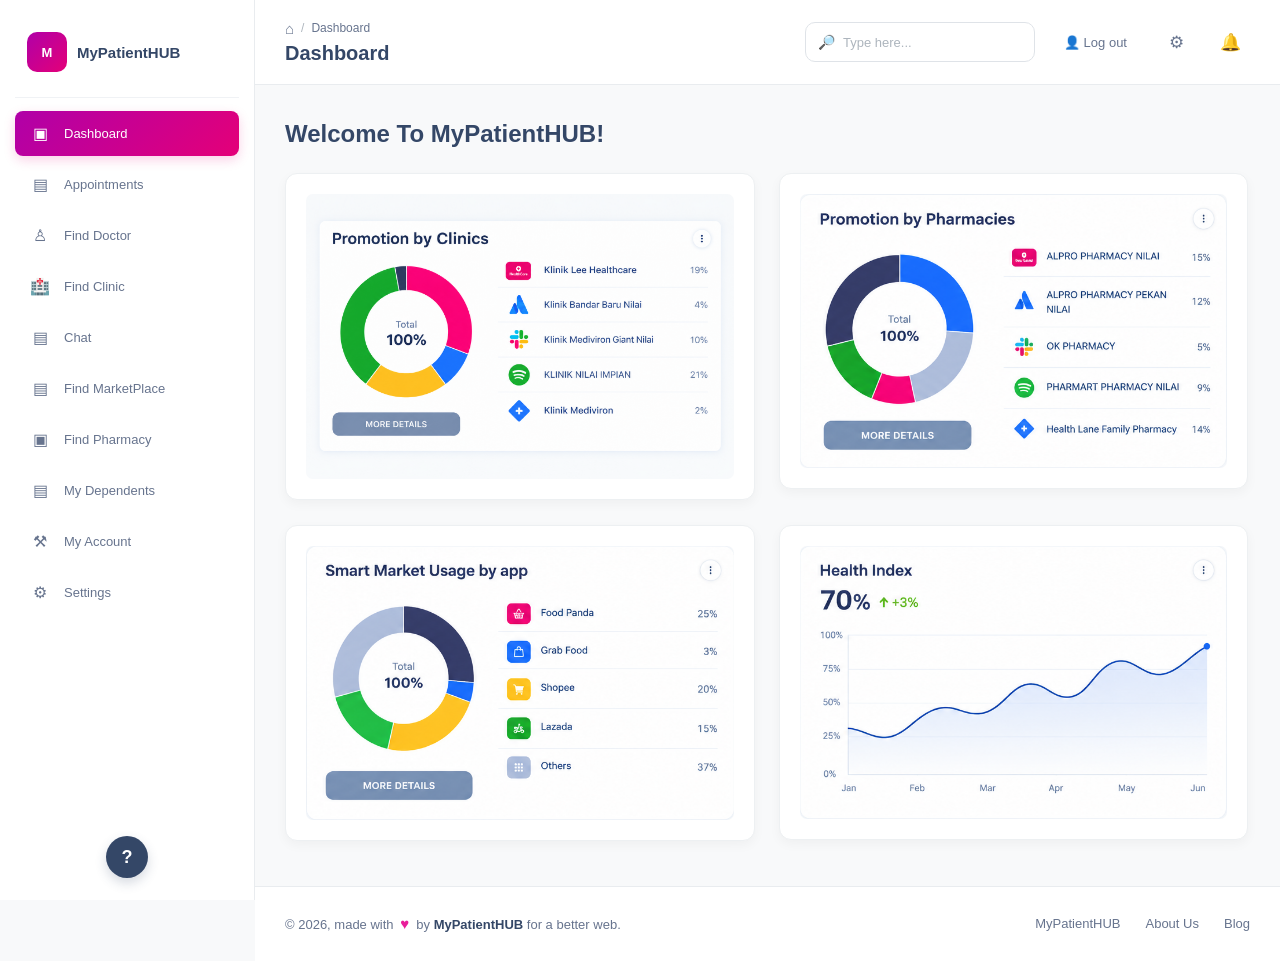
<file: index.html>
<!doctype html>

<html lang="en">

<head>
    <meta charset="UTF-8">
    <meta name="viewport" content="width=device-width, initial-scale=1.0">
    <title>MyPatientHUB Dashboard</title>
    <link rel="icon" type="image/png" href="assets/icon/favicon.ico">
    <link rel="stylesheet" href="css/style.css">
    <script src="script.js" defer></script>
</head>

<body>

    <header class="dashboard-header" id="dashboard-header">

        <div class="header-left" id="header-left">
            <div class="info-left-header" id="info-left-header">
                <span id="info-home">⌂</span>
                <span id="info-separator">/</span>
                <span id="info-current">Dashboard</span>
            </div>
            <h1 id="dashboard-title">
                Dashboard
            </h1>
        </div>

        <button
            id="menu-button"
            class="menu-button"
            type="button"
            aria-label="Toggle sidebar"
            aria-expanded="false">
            ☰
        </button>

        <div class="header-right" id="header-right">

            <div class="search-box" id="search-box">
                <span id="search-icon">
                    🔎
                </span>
                <input
                    type="search"
                    id="search-input"
                    class="search-input"
                    placeholder="Type here..."
                    aria-label="Search navigation">
            </div>

            <button
                id="logout-button"
                class="header-button"
                type="button">
                👤 Log out
            </button>

            <button
                id="header-settings-button"
                class="icon-button"
                type="button"
                aria-label="Settings">
                ⚙
            </button>

            <button
                id="notifications-button"
                class="icon-button"
                type="button"
                aria-label="Notifications">
                🔔
            </button>
        </div>
    </header>

    <nav
        class="sidebar-navigation"
        id="sidebar-navigation"
        aria-label="Main navigation">

        <div
            id="sidebar-logo"
            class="sidebar-logo">
            <div
                id="logo-mark"
                class="logo-mark">
                M<span>HUB</span>
            </div>
            <span id="brand-name">
                MyPatientHUB
            </span>
        </div>

        <a
            href="#dashboard-section"
            id="nav-dashboard"
            class="nav-item active"
            data-page="dashboard">
            <span class="nav-icon">
                ▣
            </span>
            <span class="nav-label">
                Dashboard
            </span>
        </a>

        <a
            href="#appointments"
            id="nav-appointments"
            class="nav-item"
            data-page="appointments">
            <span class="nav-icon">
                ▤
            </span>
            <span class="nav-label">
                Appointments
            </span>
        </a>

        <a
            href="FindDoctorpage/finddoctor.html"
            id="nav-find-doctor"
            class="nav-item"
            data-page="find-doctor">
            <span class="nav-icon">
                ♙
            </span>
            <span class="nav-label">
                Find Doctor
            </span>
        </a>

        <a
            href="FindClinicpage/findclinic.html"
            id="nav-find-clinic"
            class="nav-item"
            data-page="find-clinic">
            <span class="nav-icon">
                🏥
            </span>
            <span class="nav-label">
                Find Clinic
            </span>
        </a>

        <a
            href="#chat"
            id="nav-chat"
            class="nav-item"
            data-page="chat">
            <span class="nav-icon">
                ▤
            </span>
            <span class="nav-label">
                Chat
            </span>
        </a>

        <a
            href="#marketplace"
            id="nav-marketplace"
            class="nav-item"
            data-page="marketplace">
            <span class="nav-icon">
                ▤
            </span>
            <span class="nav-label">
                Find MarketPlace
            </span>
        </a>

        <a
            href="#pharmacy"
            id="nav-pharmacy"
            class="nav-item"
            data-page="pharmacy">
            <span class="nav-icon">
                ▣
            </span>
            <span class="nav-label">
                Find Pharmacy
            </span>
        </a>

        <a
            href="#dependents"
            id="nav-dependents"
            class="nav-item"
            data-page="dependents">
            <span class="nav-icon">
                ▤
            </span>
            <span class="nav-label">
                My Dependents
            </span>
        </a>

        <a
            href="#account"
            id="nav-account"
            class="nav-item"
            data-page="account">
            <span class="nav-icon">
                ⚒
            </span>
            <span class="nav-label">
                My Account
            </span>
        </a>

        <a
            href="#settings"
            id="nav-settings"
            class="nav-item"
            data-page="settings">
            <span class="nav-icon">
                ⚙
            </span>
            <span class="nav-label">
                Settings
            </span>
        </a>

        <button
            id="help-button"
            class="help-button"
            type="button"
            aria-label="Help">
            ?
        </button>
    </nav>

    <main>
        <section
            id="dashboard-section"
            class="dashboard-section">

            <h2 id="dashboard-welcome-txt">
                Welcome To MyPatientHUB!
            </h2>

            <div class="cards">
                <img
                    src="assets/images/promotion_by_clinics.png"
                    alt="Promotion by clinics">
            </div>

            <div class="cards">
                <img
                    src="assets/images/promotion_by_pharmacies.png"
                    alt="Promotion by pharmacies">
            </div>

            <div class="cards">
                <img
                    src="assets/images/smart_market_usage_by_app.png"
                    alt="Smart market usage by app">
            </div>

            <div class="cards">
                <img
                    src="assets/images/health_index.png"
                    alt="Health index">
            </div>
        </section>
    </main>

    <footer
        id="dashboard-footer"
        class="dashboard-footer">
        <p id="copyright-text">
            © 2026, made with
            <span id="heart-icon">
                ♥
            </span>
            by
            <strong>
                MyPatientHUB
            </strong>
            for a better web.
        </p>

        <nav
            id="footer-navigation"
            aria-label="Footer navigation">
            <a
                href="#dashboard-section"
                id="footer-home-link">
                MyPatientHUB
            </a>
            <a
                href="#about-us"
                id="footer-about-link">
                About Us
            </a>
            <a
                href="#blog"
                id="footer-blog-link">
                Blog
            </a>
        </nav>
    </footer>

</body>

</html>
</file>
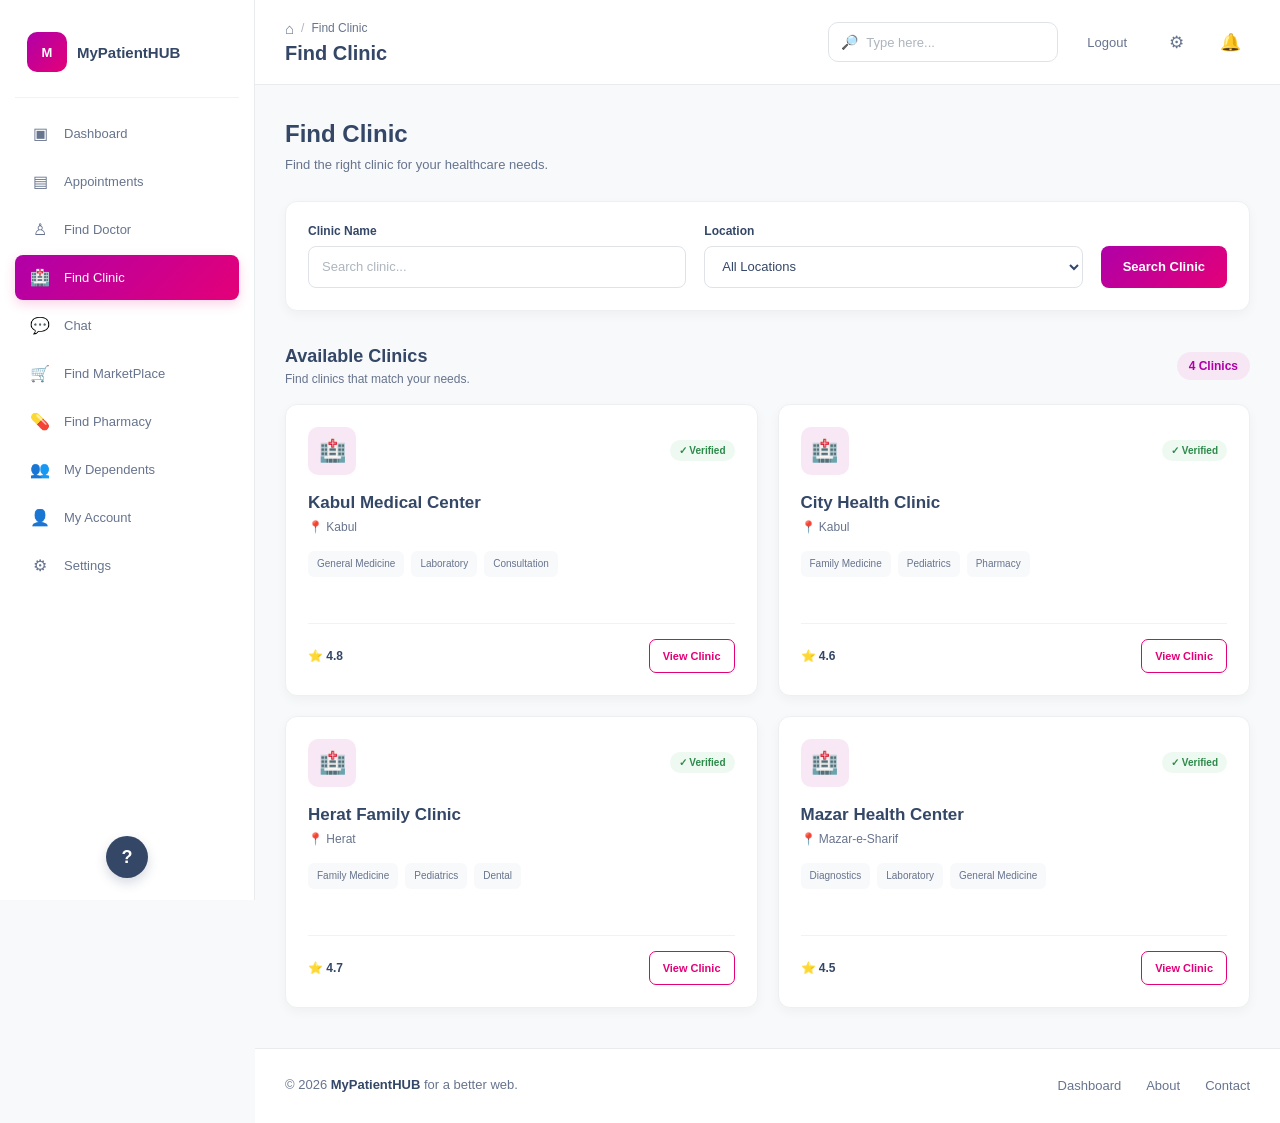
<file: FindClinicpage/findclinic.html>
<!doctype html>
<html lang="en">
  <head>
    <meta charset="UTF-8" />
    <meta name="viewport" content="width=device-width, initial-scale=1.0" />
    <title>Find Clinic | MyPatientHUB</title>
    <link rel="icon" href="../assets/icon/favicon.ico" />
    <link rel="stylesheet" href="findclinic.css" />
    <script src="findclinic.js"defer></script>
  </head>

  <body>
    
    <header class="dashboard-header">
      <div class="header-left">
        <div class="info-left-header">
          <span id="info-home">⌂</span>
          <span id="info-separator">/</span>
          <span id="info-current">Find Clinic</span>
        </div>
        <h1 id="dashboard-title">Find Clinic</h1>
      </div>

      <button class="menu-button" id="menu-button">☰</button>

      <div class="header-right">
       
        <div class="search-box">
          <span id="search-icon">🔎</span>
          <input
            type="text"
            class="search-input"
            id="header-search"
            placeholder="Type here..."/>
        </div>

        <button class="header-button" id="logout-button">
          <a href="../LoginPage/login.html">Logout</a>
        </button>
        <button class="icon-button" id="settings-button" title="Settings">
          ⚙
        </button>

        <button
          class="icon-button"
          id="notification-button"
          title="Notifications"
        >
          🔔
        </button>
      </div>
    </header>

    
    <aside class="sidebar-navigation" id="sidebar">
      <div class="sidebar-logo">
        <div class="logo-mark">
          M
          <span>HUB</span>
        </div>

        <span id="brand-name">MyPatientHUB</span>
      </div>

      <nav>
        <a href="../index.html" class="nav-item">
          <span class="nav-icon">▣</span>
          <span class="nav-label">Dashboard</span>
        </a>

        <a href="#" class="nav-item">
          <span class="nav-icon">▤</span>
          <span class="nav-label">Appointments</span>
        </a>

        <a href="../FindDoctorpage/finddoctor.html" class="nav-item">
          <span class="nav-icon">♙</span>
          <span class="nav-label">Find Doctor</span>
        </a>

        <a href="findclinic.html" class="nav-item active">
          <span class="nav-icon">🏥</span>
          <span class="nav-label">Find Clinic</span>
        </a>

        <a href="#" class="nav-item">
          <span class="nav-icon">💬</span>
          <span class="nav-label">Chat</span>
        </a>

        <a href="#" class="nav-item">
          <span class="nav-icon">🛒</span>
          <span class="nav-label">Find MarketPlace</span>
        </a>

        <a href="#" class="nav-item">
          <span class="nav-icon">💊</span>
          <span class="nav-label">Find Pharmacy</span>
        </a>

        <a href="#" class="nav-item">
          <span class="nav-icon">👥</span>
          <span class="nav-label">My Dependents</span>
        </a>

        <a href="#" class="nav-item">
          <span class="nav-icon">👤</span>
          <span class="nav-label">My Account</span>
        </a>

        <a href="#" class="nav-item">
          <span class="nav-icon">⚙</span>
          <span class="nav-label">Settings</span>
        </a>
      </nav>

      <button class="help-button" id="help-button">?</button>
    </aside>

    
    <main>
      <section class="clinic-section">
        <div class="page-heading">
          <h2>Find Clinic</h2>
          <p>Find the right clinic for your healthcare needs.</p>
        </div>

      
        <div class="clinic-search-card">
          <div class="search-field">
            <label for="clinic-search"> Clinic Name </label>

            <input
              type="text"
              id="clinic-search"
              placeholder="Search clinic..."/>
          </div>

          <div class="search-field">
            <label for="location-filter"> Location </label>

            <select id="location-filter">
              <option value="all">All Locations</option>

              <option value="Kabul">Kabul</option>

              <option value="Herat">Herat</option>

              <option value="Mazar-e-Sharif">Mazar-e-Sharif</option>

              <option value="Kandahar">Kandahar</option>
            </select>
          </div>

          <button id="search-clinic-button">Search Clinic</button>
        </div>

       
        <div class="results-header">
          <div>
            <h3>Available Clinics</h3>

            <p>Find clinics that match your needs.</p>
          </div>

          <span id="results-count"> 4 Clinics </span>
        </div>

       
        <div class="clinic-grid" id="clinic-grid">
        
          <div
            class="clinic-card"
            data-clinic="Kabul Medical Center"
            data-location="Kabul"
          >
            <div class="clinic-card-top">
              <div class="clinic-icon">🏥</div>

              <span class="verified"> ✓ Verified </span>
            </div>

            <h3>Kabul Medical Center</h3>

            <p class="clinic-location">📍 Kabul</p>

            <div class="clinic-services">
              <span>General Medicine</span>
              <span>Laboratory</span>
              <span>Consultation</span>
            </div>

            <div class="clinic-card-bottom">
              <div class="rating">⭐ 4.8</div>

              <button class="view-clinic">View Clinic</button>
            </div>
          </div>

       
          <div
            class="clinic-card"
            data-clinic="City Health Clinic"
            data-location="Kabul"
          >
            <div class="clinic-card-top">
              <div class="clinic-icon">🏥</div>

              <span class="verified"> ✓ Verified </span>
            </div>

            <h3>City Health Clinic</h3>

            <p class="clinic-location">📍 Kabul</p>

            <div class="clinic-services">
              <span>Family Medicine</span>
              <span>Pediatrics</span>
              <span>Pharmacy</span>
            </div>

            <div class="clinic-card-bottom">
              <div class="rating">⭐ 4.6</div>

              <button class="view-clinic">View Clinic</button>
            </div>
          </div>

      
          <div
            class="clinic-card"
            data-clinic="Herat Family Clinic"
            data-location="Herat"
          >
            <div class="clinic-card-top">
              <div class="clinic-icon">🏥</div>

              <span class="verified"> ✓ Verified </span>
            </div>

            <h3>Herat Family Clinic</h3>

            <p class="clinic-location">📍 Herat</p>

            <div class="clinic-services">
              <span>Family Medicine</span>
              <span>Pediatrics</span>
              <span>Dental</span>
            </div>

            <div class="clinic-card-bottom">
              <div class="rating">⭐ 4.7</div>

              <button class="view-clinic">View Clinic</button>
            </div>
          </div>

       
          <div
            class="clinic-card"
            data-clinic="Mazar Health Center"
            data-location="Mazar-e-Sharif"
          >
            <div class="clinic-card-top">
              <div class="clinic-icon">🏥</div>

              <span class="verified"> ✓ Verified </span>
            </div>

            <h3>Mazar Health Center</h3>

            <p class="clinic-location">📍 Mazar-e-Sharif</p>

            <div class="clinic-services">
              <span>Diagnostics</span>
              <span>Laboratory</span>
              <span>General Medicine</span>
            </div>

            <div class="clinic-card-bottom">
              <div class="rating">⭐ 4.5</div>

              <button class="view-clinic">View Clinic</button>
            </div>
          </div>
        </div>
      </section>
    </main>

   
    <footer class="dashboard-footer">
      <p id="copyright-text">
        © 2026
        <strong>MyPatientHUB</strong>
        for a better web.
      </p>

      <div id="footer-navigation">
        <a href="../index.html">Dashboard</a>
        <a href="#">About</a>
        <a href="#">Contact</a>
      </div>
    </footer>
</file>
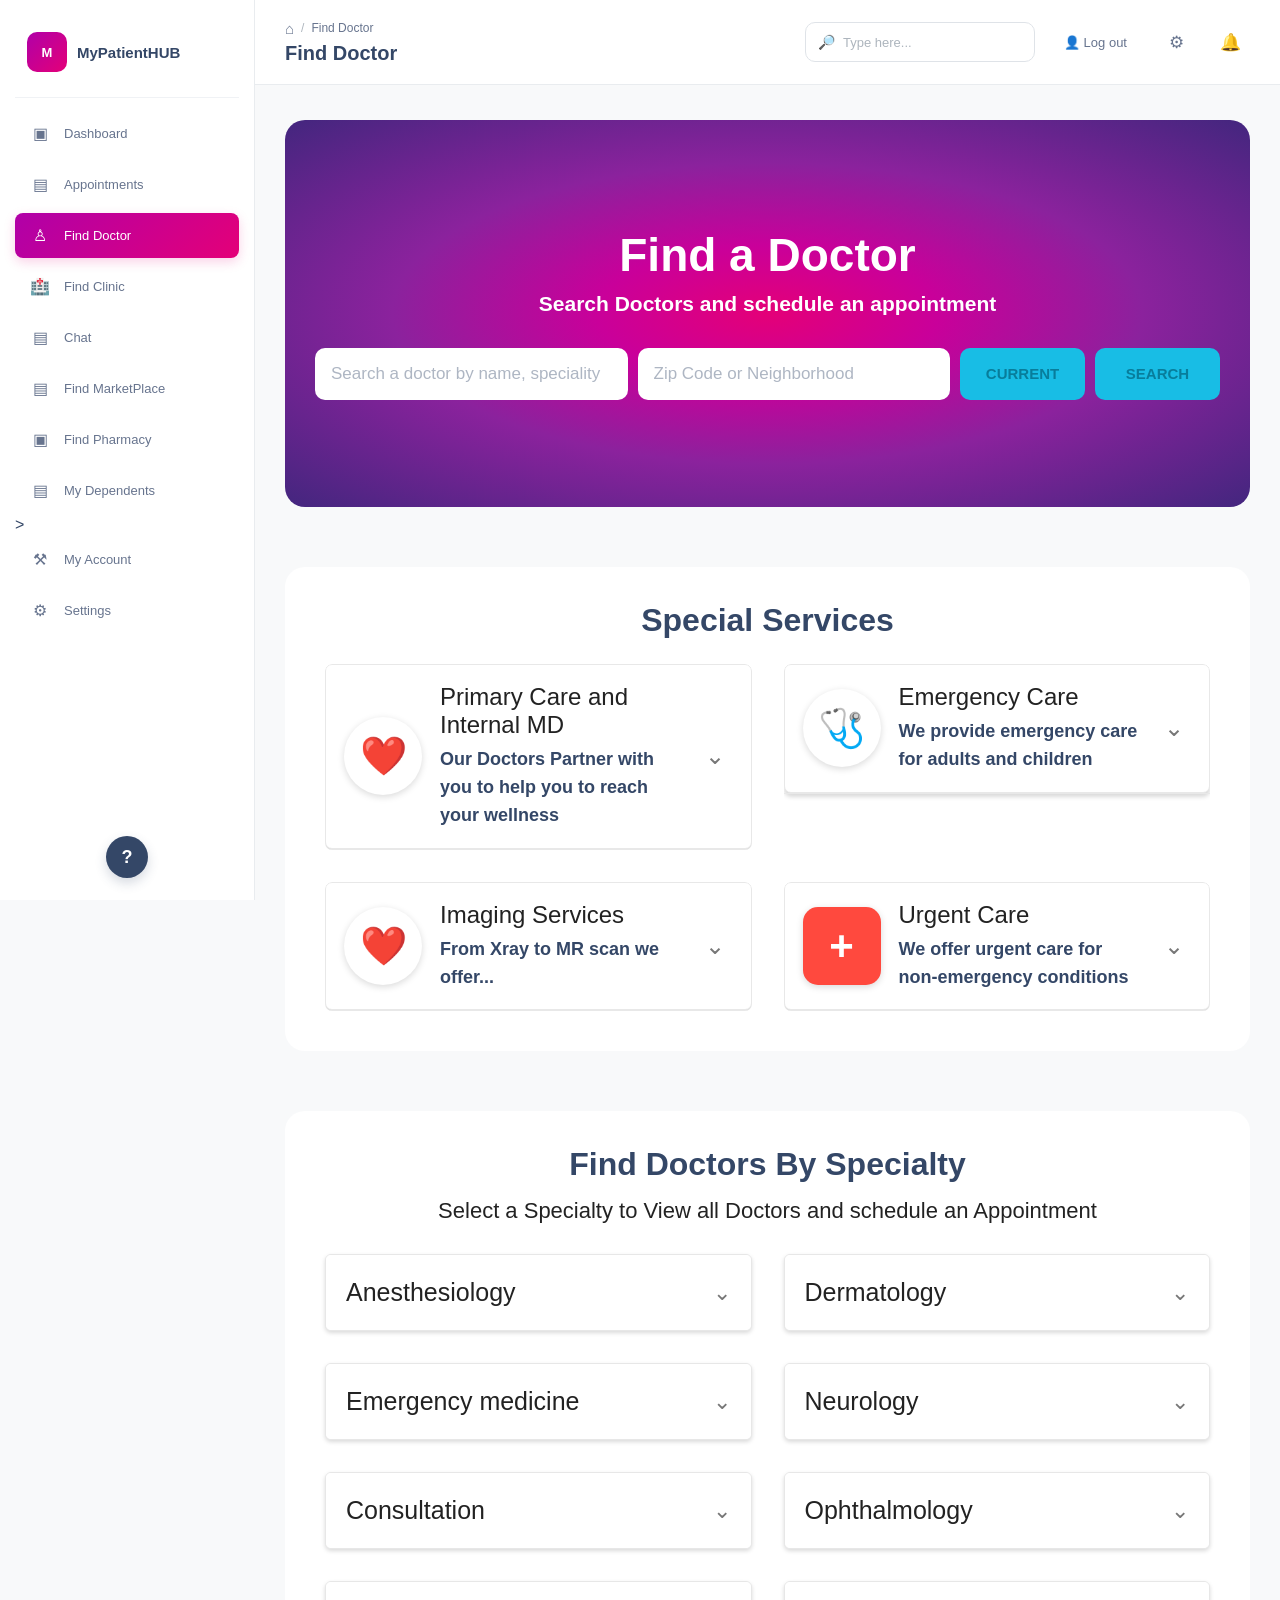
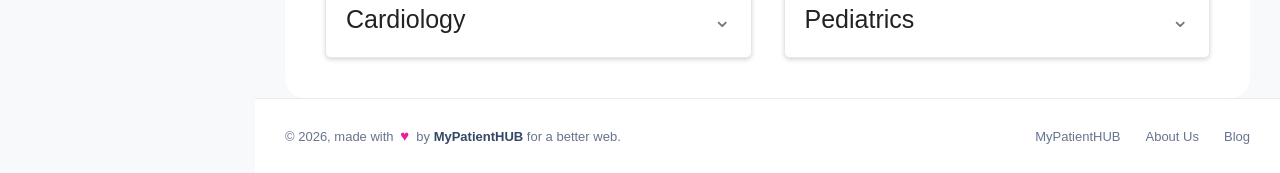
<file: FindDoctorpage/finddoctor.html>
<!doctype html>

<html lang="en">
  <head>
    <meta charset="UTF-8" />
    <meta name="viewport" content="width=device-width, initial-scale=1.0" />

    <title>MyPatientHUB - Find Doctor</title>

    <link rel="icon" type="image/png" href="../assets/icon/favicon.ico" />

    <link rel="stylesheet" href="../css/style.css" />
    <link rel="stylesheet" href="finddoctor.css" />

    <script src="finddoctor.js" defer></script>
  </head>

  <body>
    <header class="dashboard-header" id="dashboard-header">
      <div class="header-left" id="header-left">
        <div class="info-left-header" id="info-left-header">
          <span id="info-home">⌂</span>

          <span id="info-separator">/</span>

          <span id="info-current"> Find Doctor </span>
        </div>

        <h1 id="dashboard-title">Find Doctor</h1>
      </div>

      <button
        id="menu-button"
        class="menu-button"
        type="button"
        aria-label="Toggle sidebar"
        aria-expanded="false"
      >
        ☰
      </button>

      <div class="header-right" id="header-right">
        <div class="search-box" id="search-box">
          <span id="search-icon"> 🔎 </span>

          <input
            type="search"
            id="search-input"
            class="search-input"
            placeholder="Type here..."
            aria-label="Search navigation"
            autocomplete="off"
          />
        </div>

        <button id="logout-button" class="header-button" type="button">
          👤 Log out
        </button>

        <button
          id="header-settings-button"
          class="icon-button"
          type="button"
          aria-label="Settings"
        >
          ⚙
        </button>

        <button
          id="notifications-button"
          class="icon-button"
          type="button"
          aria-label="Notifications"
        >
          🔔
        </button>
      </div>
    </header>

    <nav
      class="sidebar-navigation"
      id="sidebar-navigation"
    >
      <div id="sidebar-logo" class="sidebar-logo">
        <div id="logo-mark" class="logo-mark">M<span>HUB</span></div>

        <span id="brand-name"> MyPatientHUB </span>
      </div>

      <a
        href="../index.html"
        id="nav-dashboard"
        class="nav-item"
        data-page="dashboard"
      >
        <span class="nav-icon">▣</span>

        <span class="nav-label"> Dashboard </span>
      </a>

      <a
        href="#appointments"
        id="nav-appointments"
        class="nav-item"
        data-page="appointments"
      >
        <span class="nav-icon">▤</span>

        <span class="nav-label"> Appointments </span>
      </a>

      <a
        href="finddoctor.html"
        id="nav-find-doctor"
        class="nav-item active"
        data-page="find-doctor"
      >
        <span class="nav-icon">♙</span>

        <span class="nav-label"> Find Doctor </span>
      </a>

      <a
        href="../FindClinicpage/findclinic.html"
        id="nav-find-clinic"
        class="nav-item"
        data-page="find-clinic"
      >
        <span class="nav-icon">🏥</span>

        <span class="nav-label"> Find Clinic </span>
      </a>

      <a href="#chat" id="nav-chat" class="nav-item" data-page="chat">
        <span class="nav-icon">▤</span>

        <span class="nav-label"> Chat </span>
      </a>

      <a
        href="#marketplace"
        id="nav-marketplace"
        class="nav-item"
        data-page="marketplace"
      >
        <span class="nav-icon">▤</span>

        <span class="nav-label"> Find MarketPlace </span>
      </a>

      <a
        href="#pharmacy"
        id="nav-pharmacy"
        class="nav-item"
        data-page="pharmacy"
      >
        <span class="nav-icon">▣</span>

        <span class="nav-label"> Find Pharmacy </span>
      </a>

      <a
        href="#dependents"
        id="nav-dependents"
        class="nav-item"
        data-page="dependents"
      >
        <span class="nav-icon">▤</span>

        <span class="nav-label"> My Dependents </span>
      </a>

      >
      <a href="#account" id="nav-account" class="nav-item" data-page="account">
        <span class="nav-icon">⚒</span>

        <span class="nav-label"> My Account </span>
      </a>

      <a
        href="#settings"
        id="nav-settings"
        class="nav-item"
        data-page="settings"
      >
        <span class="nav-icon">⚙</span>

        <span class="nav-label"> Settings </span>
      </a>

      <button
        id="help-button"
        class="help-button"
        type="button"
        aria-label="Help"
      >
        ?
      </button>
    </nav>

    <main class="find-doctor-main">
      <section class="doctor-hero">
        <div class="doctor-hero-content">
          <h2>Find a Doctor</h2>
          <p>Search Doctors and schedule an appointment</p>

          <div class="doctor-search">
            <input
              type="text"
              id="doctor-name-search"
              placeholder="Search a doctor by name, speciality"
            />

            <input
              type="text"
              id="location-search"
              placeholder="Zip Code or Neighborhood"
            />

            <button
              type="button"
              id="current-button"
              class="doctor-search-button"
            >
              CURRENT
            </button>

            <button
              type="button"
              id="doctor-search-button"
              class="doctor-search-button"
            >
              SEARCH
            </button>
          </div>
        </div>
      </section>

      <section class="doctor-section services-section">
        <h2>Special Services</h2>

        <div class="services-grid">
          <div class="service-item">
            <div class="service-card">
              <div class="service-icon primary-icon">❤️</div>
              <div class="service-text">
                <h3>Primary Care and Internal MD</h3>
                <p>
                  Our Doctors Partner with you to help you to reach your
                  wellness
                </p>
              </div>
              <button
                class="dropdown-button"
                type="button">
                ⌄
              </button>
            </div>

            <div class="service-dropdown">
              <p>
                Our primary care doctors provide comprehensive medical care and
                help patients maintain their overall health and wellness.
              </p>
            </div>
          </div>

          <div class="service-item">
            <div class="service-card">
              <div class="service-icon emergency-icon">🩺</div>
              <div class="service-text">
                <h3>Emergency Care</h3>
                <p>We provide emergency care for adults and children</p>
              </div>

              <button
                class="dropdown-button"
                type="button"
                
              >
                ⌄
              </button>
            </div>

            <div class="service-dropdown">
              <p>
                Emergency care is available for adults and children who need
                immediate medical attention.
              </p>
            </div>
          </div>

          <div class="service-item">
            <div class="service-card">
              <div class="service-icon imaging-icon">❤️</div>

              <div class="service-text">
                <h3>Imaging Services</h3>
                <p>From Xray to MR scan we offer...</p>
              </div>

              <button
                class="dropdown-button"
                type="button"
                
              >
                ⌄
              </button>
            </div>

            <div class="service-dropdown">
              <p>
                Imaging services include diagnostic procedures such as X-ray and
                MR scans.
              </p>
            </div>
          </div>

          <div class="service-item">
            <div class="service-card">
              <div class="service-icon urgent-icon">+</div>

              <div class="service-text">
                <h3>Urgent Care</h3>
                <p>We offer urgent care for non-emergency conditions</p>
              </div>

              <button
                class="dropdown-button"
                type="button"
                
              >
                ⌄
              </button>
            </div>

            <div class="service-dropdown">
              <p>
                Urgent care services are available for medical conditions that
                require prompt attention.
              </p>
            </div>
          </div>

        </div>
      </section>

      <section class="doctor-section specialty-section">
        <h2>Find Doctors By Specialty</h2>

        <p class="specialty-description">
          Select a Specialty to View all Doctors and schedule an Appointment
        </p>

        <div class="specialty-grid">
          <div class="specialty-item">
            <button
              class="specialty-button"
              type="button">
              <span> Anesthesiology </span>
              <span class="specialty-arrow"> ⌄ </span>
            </button>

            <div class="specialty-content">
              <p>Doctors specializing in anesthesiology.</p>
            </div>
          </div>

          <div class="specialty-item">
            <button
              class="specialty-button"
              type="button" >
              <span> Dermatology </span>
              <span class="specialty-arrow"> ⌄ </span>
            </button>

            <div class="specialty-content">
              <p>Doctors specializing in dermatology.</p>
            </div>
          </div>

          <div class="specialty-item">
            <button
              class="specialty-button"
              type="button">
              <span> Emergency medicine </span>
              <span class="specialty-arrow"> ⌄ </span>
            </button>

            <div class="specialty-content">
              <p>Doctors specializing in emergency medicine.</p>
            </div>
          </div>

          <div class="specialty-item">
            <button
              class="specialty-button"
              type="button" >
              <span> Neurology </span>
              <span class="specialty-arrow"> ⌄ </span>
            </button>

            <div class="specialty-content">
              <p>Doctors specializing in neurology.</p>
            </div>
          </div>

          <div class="specialty-item">
            <button
              class="specialty-button"
              type="button" >
              <span> Consultation </span>
              <span class="specialty-arrow"> ⌄ </span>
            </button>

            <div class="specialty-content">
              <p>Doctors available for consultation.</p>
            </div>
          </div>

          <div class="specialty-item">
            <button
              class="specialty-button"
              type="button" >
              <span> Ophthalmology </span>
              <span class="specialty-arrow"> ⌄ </span>
            </button>

            <div class="specialty-content">
              <p>Doctors specializing in ophthalmology.</p>
            </div>
          </div>

          <div class="specialty-item">
            <button
              class="specialty-button"
              type="button" >
              <span> Cardiology </span>
              <span class="specialty-arrow"> ⌄ </span>
            </button>

            <div class="specialty-content">
              <p>Doctors specializing in cardiology.</p>
            </div>
          </div>

          <div class="specialty-item">
            <button
              class="specialty-button"
              type="button" >
              <span> Pediatrics </span>
              <span class="specialty-arrow"> ⌄ </span>
            </button>

            <div class="specialty-content">
              <p>Doctors specializing in pediatrics.</p>
            </div>
          </div>
        </div>
      </section>
    </main>

    <footer id="dashboard-footer" class="dashboard-footer">
      <p id="copyright-text">
        © 2026, made with

        <span id="heart-icon"> ♥ </span>

        by <strong>MyPatientHUB</strong>
        for a better web.
      </p>

      <nav id="footer-navigation" aria-label="Footer navigation">
        <a href="#"> MyPatientHUB </a>

        <a href="#"> About Us </a>

        <a href="#"> Blog </a>
      </nav>
    </footer>
    
  </body>
</html>
</file>
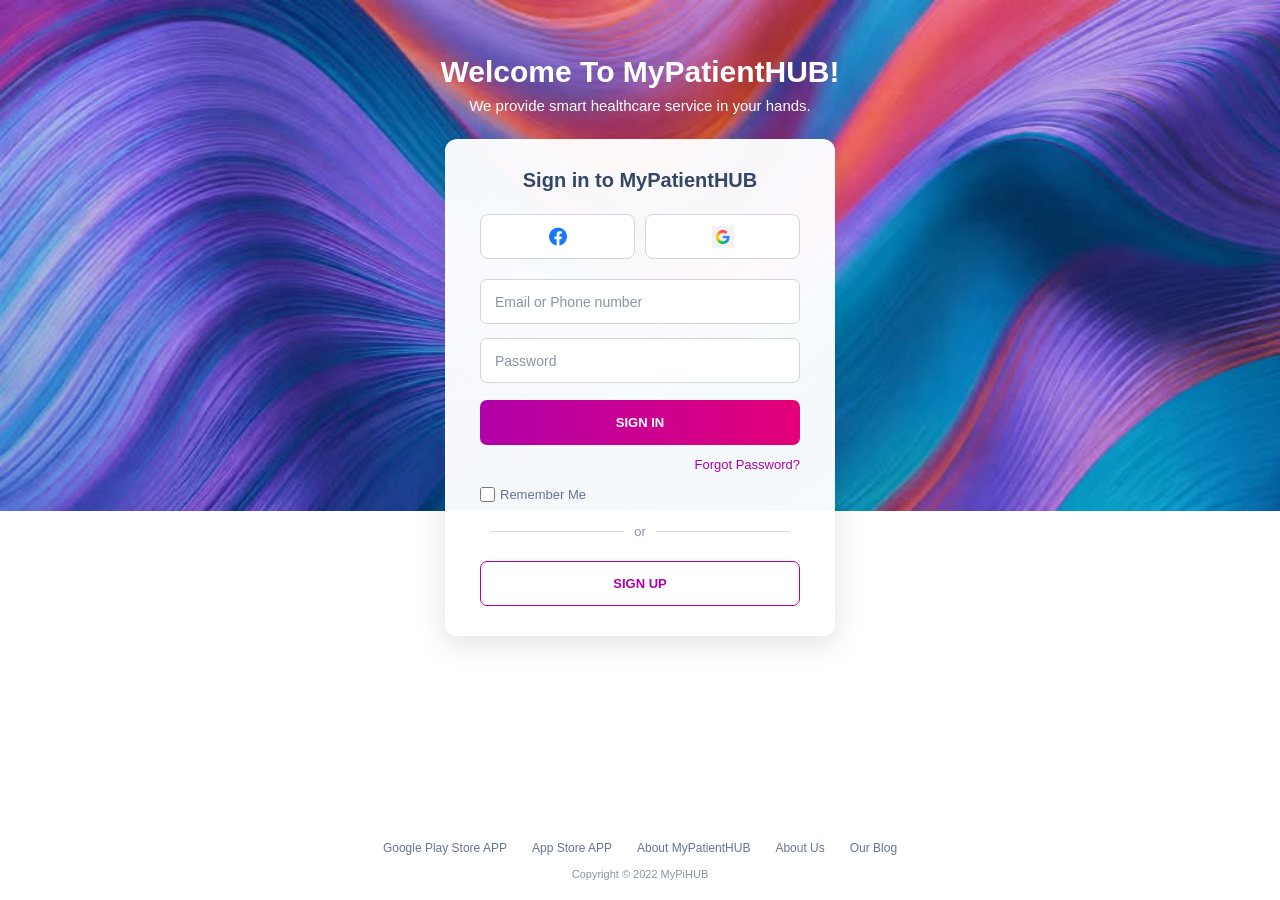
<file: LoginPage/login.html>
<!doctype html>
<html lang="en">
  <head>
    <meta charset="UTF-8" />
    <meta name="viewport" content="width=device-width, initial-scale=1.0" />
     <title>MyPatientHUB</title>
    <link rel="icon" href="assets/icon/favicon.ico" />
    <link rel="stylesheet" href="login.css" />
    <script src="login.js" defer></script>
  </head>

  <body>
    <main>
      <h1 class="login-title">Welcome To MyPatientHUB!</h1>

      <p class="login-subtitle">
        We provide smart healthcare service in your hands.
      </p>

      <div class="login-form">
        <form action="#" class="form-info" id="forminfo">
          <p class="login-form-title">Sign in to MyPatientHUB</p>

          <div class="social-login">
            <button type="button" class="social-btn">
              <img src="../assets/icon/facebook.png" alt="Sign in with Facebook" width="100" hight="100" />
            </button>

            <button type="button" class="social-btn">
              <img src="../assets/icon/google.png" alt="Sign in with Google" />
            </button>
          </div>

          <input
            type="text"
            placeholder="Email or Phone number"
            required
            class="email-holder"
            id="emailorphone"
          />

          <input
            type="password"
            placeholder="Password"
            required
            class="password-holder"
            id="password"
          />

          <button type="submit" class="sign-in-btn" id="signin-btn">
            SIGN IN
          </button>

          <a href="#" class="forget-password"> Forgot Password? </a>

          <label class="remember-me">
            <input type="checkbox" class="remember-check" />
            <span class="remember-text">Remember Me</span>
          </label>

          <p class="space-in-up">or</p>

          <button type="button" class="sign-up-btn" id="signup-btn">
            SIGN UP
          </button>
        </form>
      </div>
    </main>

    <footer class="login-footer">
      <ul class="footer-list">
        <li>
          <a href="#" class="footer-txts"> Google Play Store APP </a>
        </li>

        <li>
          <a href="#" class="footer-txts"> App Store APP </a>
        </li>

        <li>
          <a href="#" class="footer-txts"> About MyPatientHUB </a>
        </li>

        <li>
          <a href="#" class="footer-txts"> About Us </a>
        </li>

        <li>
          <a href="#" class="footer-txts"> Our Blog </a>
        </li>
      </ul>

      <p class="copy-right">Copyright © 2022 MyPiHUB</p>
    </footer>
  </body>
</html>
</file>
<file: css/style.css>
* {
    margin: 0;
    padding: 0;
    box-sizing: border-box;
}

html {
    scroll-behavior: smooth;
}

body {
    min-height: 100vh;
    background: #f8f9fa;
    color: #344767;
    font-family: Arial, Helvetica, sans-serif;
    overflow-x: hidden;
}

button,
input {
    font-family: inherit;
}

button {
    border: none;
}

a {
    text-decoration: none;
}

.dashboard-header {
    position: fixed;
    top: 0;
    left: 255px;
    right: 0;
    height: 85px;
    display: flex;
    align-items: center;
    justify-content: space-between;
    padding: 15px 30px;
    background: rgba(255, 255, 255, 0.96);
    border-bottom: 1px solid #e9ecef;
    z-index: 1000;
}

.header-left {
    display: flex;
    flex-direction: column;
    justify-content: center;
    gap: 5px;
}

.info-left-header {
    display: flex;
    align-items: center;
    gap: 7px;
    color: #67748e;
    font-size: 12px;
}

#info-home {
    font-size: 15px;
}

#info-separator {
    color: #adb5bd;
}

#info-current {
    color: #67748e;
}

#dashboard-title {
    color: #344767;
    font-size: 20px;
    font-weight: 600;
}

.header-right {
    display: flex;
    align-items: center;
    gap: 14px;
}

.search-box {
    width: 230px;
    height: 40px;
    display: flex;
    align-items: center;
    padding: 0 12px;
    background: #ffffff;
    border: 1px solid #dfe3e8;
    border-radius: 10px;
    transition: all 0.3s ease;
}

.search-box:focus-within {
    border-color: #b000a8;
    box-shadow:
        0 0 0 2px rgba(176, 0, 168, 0.08);
}

#search-icon {
    margin-right: 8px;
    font-size: 14px;
}

.search-input {
    width: 100%;
    border: none;
    outline: none;
    background: transparent;
    color: #344767;
    font-size: 13px;
}

.search-input::placeholder {
    color: #adb5bd;
}

.header-button {
    height: 40px;
    padding: 0 15px;
    background: transparent;
    border-radius: 8px;
    color: #67748e;
    font-size: 13px;
    cursor: pointer;
    transition: 0.3s ease;
}

.header-button:hover {
    background: #f8f9fa;
    color: #e40078;
}

.icon-button {
    width: 40px;
    height: 40px;
    display: flex;
    align-items: center;
    justify-content: center;
    background: transparent;
    border-radius: 8px;
    color: #67748e;
    font-size: 17px;
    cursor: pointer;
    transition: 0.3s ease;
}

.icon-button:hover {
    background: #f8f9fa;
    color: #e40078;
}

.menu-button {
    display: none;
    width: 40px;
    height: 40px;
    align-items: center;
    justify-content: center;
    background: #ffffff;
    border: 1px solid #e9ecef;
    border-radius: 8px;
    color: #344767;
    font-size: 20px;
    cursor: pointer;
}

.sidebar-navigation {
    position: fixed;
    top: 0;
    left: 0;
    width: 255px;
    height: 100vh;
    display: flex;
    flex-direction: column;
    padding: 22px 15px;
    background: #ffffff;
    border-right: 1px solid #e9ecef;
    overflow-y: auto;
    z-index: 1100;
}

.sidebar-logo {
    display: flex;
    align-items: center;
    gap: 10px;
    padding: 10px 12px 25px;
    margin-bottom: 10px;
    border-bottom: 1px solid #f0f2f5;
}

.logo-mark {
    width: 40px;
    height: 40px;
    display: flex;
    align-items: center;
    justify-content: center;
    background: linear-gradient(
        135deg,
        #b000a8,
        #e40078
    );
    border-radius: 10px;
    color: #ffffff;
    font-size: 13px;
    font-weight: 700;
}

.logo-mark span {
    display: none;
}

#brand-name {
    color: #344767;
    font-size: 15px;
    font-weight: 700;
}

.nav-item {
    min-height: 45px;
    display: flex;
    align-items: center;
    gap: 12px;
    margin: 3px 0;
    padding: 0 13px;
    border-radius: 8px;
    color: #67748e;
    font-size: 13px;
    font-weight: 500;
    transition: all 0.25s ease;
}

.nav-icon {
    width: 24px;
    display: flex;
    align-items: center;
    justify-content: center;
    color: #67748e;
    font-size: 16px;
}

.nav-item:hover {
    background: #f8f9fa;
    color: #e40078;
}

.nav-item:hover .nav-icon {
    color: #e40078;
}

.nav-item.active {
    background: linear-gradient(
        135deg,
        #b000a8,
        #e40078
    );
    color: #ffffff;
    box-shadow:
        0 4px 12px rgba(228, 0, 120, 0.18);
}

.nav-item.active .nav-icon {
    color: #ffffff;
}

.help-button {
    width: 42px;
    height: 42px;
    margin-top: auto;
    margin-left: auto;
    margin-right: auto;
    display: flex;
    align-items: center;
    justify-content: center;
    background: #344767;
    border-radius: 50%;
    color: #ffffff;
    font-size: 18px;
    font-weight: 600;
    cursor: pointer;
    box-shadow:
        0 5px 12px rgba(52, 71, 103, 0.2);
    transition: 0.3s ease;
}

.help-button:hover {
    transform: translateY(-2px);
    background: #e40078;
}

main {
    margin-left: 255px;
    padding-top: 85px;
    min-height: calc(100vh - 85px);
}

.dashboard-section {
    padding: 35px 30px 20px;
}

#dashboard-welcome-txt {
    margin-bottom: 25px;
    color: #344767;
    font-size: 24px;
    font-weight: 600;
}

.cards {
    display: inline-flex;
    vertical-align: top;
    width: calc(50% - 13px);
    margin-bottom: 25px;
    margin-right: 20px;
    padding: 20px;
    background: #ffffff;
    border: 1px solid #edf0f2;
    border-radius: 12px;
    box-shadow:
        0 4px 12px rgba(0, 0, 0, 0.04);
    transition: all 0.3s ease;
}

.cards:nth-of-type(even) {
    margin-right: 0;
}

.cards:hover {
    transform: translateY(-3px);
    box-shadow:
        0 8px 20px rgba(0, 0, 0, 0.07);
}

.cards img {
    width: 100%;
    height: auto;
    display: block;
    border-radius: 7px;
    object-fit: contain;
}

.dashboard-footer {
    margin-left: 255px;
    min-height: 75px;
    padding: 22px 30px;
    display: flex;
    align-items: center;
    justify-content: space-between;
    gap: 20px;
    background: #ffffff;
    border-top: 1px solid #e9ecef;
}

#copyright-text {
    margin: 0;
    color: #67748e;
    font-size: 13px;
    line-height: 1.6;
}

#copyright-text strong {
    color: #344767;
    font-weight: 600;
}

#heart-icon {
    margin: 0 3px;
    color: #e91e9a;
    font-size: 15px;
}

#footer-navigation {
    display: flex;
    align-items: center;
    gap: 25px;
}

#footer-navigation a {
    color: #67748e;
    font-size: 13px;
    font-weight: 500;
    transition: color 0.3s ease;
}

#footer-navigation a:hover {
    color: #e40078;
}

.sidebar-navigation::-webkit-scrollbar {
    width: 5px;
}

.sidebar-navigation::-webkit-scrollbar-track {
    background: transparent;
}

.sidebar-navigation::-webkit-scrollbar-thumb {
    background: #d9dce1;
    border-radius: 10px;
}

@media (max-width: 900px) {
    .dashboard-header {
        left: 0;
        height: 75px;
        padding: 12px 18px;
    }

    .menu-button {
        display: flex;
        order: -1;
    }

    .header-left {
        margin-right: auto;
        margin-left: 10px;
    }

    #dashboard-title {
        font-size: 18px;
    }

    .info-left-header {
        font-size: 10px;
    }

    .header-right {
        gap: 5px;
    }

    .search-box {
        width: 180px;
        height: 35px;
    }

    .search-input {
        font-size: 12px;
    }

    #search-icon {
        font-size: 12px;
        margin-right: 5px;
    }

    .header-button {
        padding: 0 8px;
    }

    .icon-button {
        width: 35px;
        height: 35px;
    }

    .sidebar-navigation {
        left: -255px;
        width: 255px;
        transition: left 0.3s ease;
        box-shadow:
            5px 0 20px rgba(0, 0, 0, 0.08);
    }

    .sidebar-navigation.open {
        left: 0;
    }

    main {
        margin-left: 0;
        padding-top: 75px;
    }

    .dashboard-section {
        padding: 25px 18px;
    }

    #dashboard-welcome-txt {
        font-size: 21px;
        margin-bottom: 20px;
    }

    .cards {
        display: flex;
        width: 100%;
        margin-right: 0;
        margin-bottom: 20px;
        padding: 15px;
    }

    .dashboard-footer {
        margin-left: 0;
        flex-direction: column;
        justify-content: center;
        text-align: center;
        padding: 22px 18px;
    }

    #footer-navigation {
        gap: 18px;
        flex-wrap: wrap;
        justify-content: center;
    }
}

@media (max-width: 600px) {
    .dashboard-header {
        padding: 10px 12px;
    }

    .header-left {
        margin-left: 7px;
    }

    #dashboard-title {
        font-size: 16px;
    }

    .info-left-header {
        display: none;
    }

    #logout-button {
        display: none;
    }

    .search-box {
        width: 130px;
        height: 32px;
    }

    .search-input {
        font-size: 11px;
    }

    #search-icon {
        font-size: 11px;
    }

    .dashboard-section {
        padding: 22px 12px;
    }

    #dashboard-welcome-txt {
        font-size: 19px;
    }

    .cards {
        padding: 10px;
    }

    #copyright-text {
        font-size: 11px;
    }

    #footer-navigation a {
        font-size: 12px;
    }
}

@media (max-width: 400px) {
    .header-right {
        gap: 2px;
    }

    .search-box {
        width: 105px;
    }

    .icon-button {
        width: 32px;
        height: 32px;
    }

    .menu-button {
        width: 36px;
        height: 36px;
    }
}
</file>
<file: FindClinicpage/findclinic.css>
/* this part is taken from AI becuase of luck of time */
* {
  margin: 0;
  padding: 0;
  box-sizing: border-box;
}

html {
  scroll-behavior: smooth;
}

body {
  min-height: 100vh;
  background: #f8f9fa;
  color: #344767;
  font-family: Arial, Helvetica, sans-serif;
  overflow-x: hidden;
}

button,
input,
select {
  font-family: inherit;
}

button {
  border: none;
}

a {
  text-decoration: none;
}


.dashboard-header {
  position: fixed;
  top: 0;
  left: 255px;
  right: 0;
  height: 85px;

  display: flex;
  align-items: center;
  justify-content: space-between;

  padding: 15px 30px;

  background: rgba(255, 255, 255, 0.96);
  border-bottom: 1px solid #e9ecef;

  z-index: 1000;
}

.header-left {
  display: flex;
  flex-direction: column;
  justify-content: center;
  gap: 5px;
}

.info-left-header {
  display: flex;
  align-items: center;
  gap: 7px;

  color: #67748e;
  font-size: 12px;
}

#info-home {
  font-size: 15px;
}

#info-separator {
  color: #adb5bd;
}

#info-current {
  color: #67748e;
}

#dashboard-title {
  color: #344767;
  font-size: 20px;
  font-weight: 600;
}



.header-right {
  display: flex;
  align-items: center;
  gap: 14px;
}

.search-box {
  width: 230px;
  height: 40px;

  display: flex;
  align-items: center;

  padding: 0 12px;

  background: #ffffff;
  border: 1px solid #dfe3e8;
  border-radius: 10px;

  transition: all 0.3s ease;
}

.search-box:focus-within {
  border-color: #b000a8;
  box-shadow: 0 0 0 2px rgba(176, 0, 168, 0.08);
}

#search-icon {
  margin-right: 8px;
  font-size: 14px;
}

.search-input {
  width: 100%;

  border: none;
  outline: none;

  background: transparent;

  color: #344767;
  font-size: 13px;
}

.search-input::placeholder {
  color: #adb5bd;
}

.header-button {
  height: 40px;

  padding: 0 15px;

  background: transparent;
  border-radius: 8px;

  cursor: pointer;

  transition: 0.3s ease;
}

.header-button a {
  color: #67748e;
  font-size: 13px;
}

.header-button:hover {
  background: #f8f9fa;
}

.header-button:hover a {
  color: #e40078;
}

.icon-button {
  width: 40px;
  height: 40px;

  display: flex;
  align-items: center;
  justify-content: center;

  background: transparent;
  border-radius: 8px;

  color: #67748e;
  font-size: 17px;

  cursor: pointer;

  transition: 0.3s ease;
}

.icon-button:hover {
  background: #f8f9fa;
  color: #e40078;
}

.menu-button {
  display: none;

  width: 40px;
  height: 40px;

  align-items: center;
  justify-content: center;

  background: #ffffff;
  border: 1px solid #e9ecef;
  border-radius: 8px;

  color: #344767;
  font-size: 20px;

  cursor: pointer;
}


.sidebar-navigation {
  position: fixed;
  top: 0;
  left: 0;

  width: 255px;
  height: 100vh;

  display: flex;
  flex-direction: column;

  padding: 22px 15px;

  background: #ffffff;
  border-right: 1px solid #e9ecef;

  overflow-y: auto;

  z-index: 1100;
}

.sidebar-logo {
  display: flex;
  align-items: center;
  gap: 10px;

  padding: 10px 12px 25px;
  margin-bottom: 10px;

  border-bottom: 1px solid #f0f2f5;
}

.logo-mark {
  width: 40px;
  height: 40px;

  display: flex;
  align-items: center;
  justify-content: center;

  background: linear-gradient(135deg, #b000a8, #e40078);

  border-radius: 10px;

  color: #ffffff;
  font-size: 13px;
  font-weight: 700;
}

.logo-mark span {
  display: none;
}

#brand-name {
  color: #344767;
  font-size: 15px;
  font-weight: 700;
}


.nav-item {
  min-height: 45px;

  display: flex;
  align-items: center;
  gap: 12px;

  margin: 3px 0;
  padding: 0 13px;

  border-radius: 8px;

  color: #67748e;

  font-size: 13px;
  font-weight: 500;

  transition: all 0.25s ease;
}

.nav-icon {
  width: 24px;

  display: flex;
  align-items: center;
  justify-content: center;

  color: #67748e;
  font-size: 16px;
}

.nav-item:hover {
  background: #f8f9fa;
  color: #e40078;
}

.nav-item:hover .nav-icon {
  color: #e40078;
}

.nav-item.active {
  background: linear-gradient(135deg, #b000a8, #e40078);

  color: #ffffff;

  box-shadow: 0 4px 12px rgba(228, 0, 120, 0.18);
}

.nav-item.active .nav-icon {
  color: #ffffff;
}



.help-button {
  width: 42px;
  height: 42px;

  margin-top: auto;
  margin-left: auto;
  margin-right: auto;

  display: flex;
  align-items: center;
  justify-content: center;

  background: #344767;

  border-radius: 50%;

  color: #ffffff;

  font-size: 18px;
  font-weight: 600;

  cursor: pointer;

  box-shadow: 0 5px 12px rgba(52, 71, 103, 0.2);

  transition: 0.3s ease;
}

.help-button:hover {
  transform: translateY(-2px);
  background: #e40078;
}



main {
  margin-left: 255px;
  padding-top: 85px;

  min-height: calc(100vh - 85px);
}

.clinic-section {
  padding: 35px 30px 40px;
}



.page-heading {
  margin-bottom: 25px;
}

.page-heading h2 {
  margin-bottom: 7px;

  color: #344767;

  font-size: 24px;
  font-weight: 600;
}

.page-heading p {
  color: #67748e;
  font-size: 13px;
  line-height: 1.6;
}



.clinic-search-card {
  display: flex;
  align-items: flex-end;
  gap: 18px;

  margin-bottom: 35px;
  padding: 22px;

  background: #ffffff;

  border: 1px solid #edf0f2;
  border-radius: 12px;

  box-shadow: 0 4px 12px rgba(0, 0, 0, 0.04);
}

.search-field {
  flex: 1;

  display: flex;
  flex-direction: column;

  gap: 8px;
}

.search-field label {
  color: #344767;

  font-size: 12px;
  font-weight: 600;
}
/* explain the bellow part  */
.search-field input,
.search-field select {
  width: 100%;
  height: 42px;

  padding: 0 13px;

  background: #ffffff;

  border: 1px solid #dfe3e8;
  border-radius: 8px;

  outline: none;

  color: #344767;
  font-size: 13px;

  transition: 0.3s ease;
}

.search-field input::placeholder {
  color: #adb5bd;
}

.search-field input:focus,
.search-field select:focus {
  border-color: #b000a8;

  box-shadow: 0 0 0 2px rgba(176, 0, 168, 0.08);
}

#search-clinic-button {
  height: 42px;

  padding: 0 22px;

  background: linear-gradient(135deg, #b000a8, #e40078);

  border-radius: 8px;

  color: #ffffff;

  font-size: 13px;
  font-weight: 600;

  cursor: pointer;

  white-space: nowrap;

  transition: 0.3s ease;
}

#search-clinic-button:hover {
  transform: translateY(-2px);

  box-shadow: 0 5px 14px rgba(228, 0, 120, 0.2);
}


.results-header {
  display: flex;
  align-items: center;
  justify-content: space-between;
  margin-bottom: 18px;
}

.results-header h3 {
  margin-bottom: 5px;

  color: #344767;

  font-size: 18px;
  font-weight: 600;
}

.results-header p {
  color: #67748e;

  font-size: 12px;
}

#results-count {
  padding: 7px 12px;

  background: #f7e7f5;

  border-radius: 20px;

  color: #b000a8;

  font-size: 12px;
  font-weight: 600;
}



.clinic-grid {
  display: grid;
/* explain this part , I do not know what grid-templete-column is */
  grid-template-columns: repeat(2, minmax(0, 1fr));

  gap: 20px;
}



.clinic-card {
  padding: 22px;

  background: #ffffff;

  border: 1px solid #edf0f2;
  border-radius: 12px;

  box-shadow: 0 4px 12px rgba(0, 0, 0, 0.04);

  transition: all 0.3s ease;
}

.clinic-card:hover {
  transform: translateY(-3px);

  box-shadow: 0 8px 20px rgba(0, 0, 0, 0.07);
}

.clinic-card-top {
  display: flex;
  align-items: center;
  justify-content: space-between;

  margin-bottom: 18px;
}

.clinic-icon {
  width: 48px;
  height: 48px;

  display: flex;
  align-items: center;
  justify-content: center;

  background: #f8e8f5;

  border-radius: 10px;

  font-size: 22px;
}

.verified {
  padding: 5px 9px;

  background: #eef9f1;

  border-radius: 15px;

  color: #2d8a4a;

  font-size: 10px;
  font-weight: 600;
}

.clinic-card h3 {
  margin-bottom: 7px;

  color: #344767;

  font-size: 17px;
  font-weight: 600;
}

.clinic-location {
  margin-bottom: 17px;

  color: #67748e;

  font-size: 12px;
}



.clinic-services {
  display: flex;
  flex-wrap: wrap;
  gap: 7px;

  min-height: 52px;

  margin-bottom: 20px;
}

.clinic-services span {
  height: 26px;

  display: flex;
  align-items: center;

  padding: 0 9px;

  background: #f8f9fa;

  border-radius: 6px;

  color: #67748e;

  font-size: 10px;
}



.clinic-card-bottom {
  display: flex;
  align-items: center;
  justify-content: space-between;

  padding-top: 15px;

  border-top: 1px solid #f0f2f5;
}

.rating {
  color: #344767;

  font-size: 12px;
  font-weight: 600;
}

.view-clinic {
  height: 34px;

  padding: 0 13px;

  background: transparent;

  border: 1px solid #e40078;

  border-radius: 7px;

  color: #e40078;

  font-size: 11px;
  font-weight: 600;

  cursor: pointer;

  transition: 0.3s ease;
}

.view-clinic:hover {
  background: #e40078;
  color: #ffffff;
}


.dashboard-footer {
  margin-left: 255px;

  min-height: 75px;

  padding: 22px 30px;

  display: flex;
  align-items: center;
  justify-content: space-between;

  gap: 20px;

  background: #ffffff;

  border-top: 1px solid #e9ecef;
}

#copyright-text {
  margin: 0;

  color: #67748e;

  font-size: 13px;
  line-height: 1.6;
}

#copyright-text strong {
  color: #344767;
  font-weight: 600;
}

#footer-navigation {
  display: flex;
  align-items: center;
  gap: 25px;
}

#footer-navigation a {
  color: #67748e;

  font-size: 13px;
  font-weight: 500;

  transition: color 0.3s ease;
}

#footer-navigation a:hover {
  color: #e40078;
}
/* explain me about the webkit and all of the used code I do not know it  */

.sidebar-navigation::-webkit-scrollbar {
  width: 5px;
}

.sidebar-navigation::-webkit-scrollbar-track {
  background: transparent;
}

.sidebar-navigation::-webkit-scrollbar-thumb {
  background: #d9dce1;
  border-radius: 10px;
}

/* all of this part */
@media (max-width: 768px) {
  .dashboard-header {
    left: 0;
    height: 75px;

    padding: 12px 18px;
  }

  .menu-button {
    display: flex;
    order: -1;
  }

  .header-left {
    margin-right: auto;
    margin-left: 10px;
  }

  #dashboard-title {
    font-size: 18px;
  }

  .info-left-header {
    font-size: 10px;
  }

  .header-right {
    gap: 5px;
  }

  .search-box {
    display: flex;

    width: 150px;
    height: 35px;

    padding: 0 10px;
  }

  .search-input {
    font-size: 12px;
  }

  #search-icon {
    font-size: 12px;
    margin-right: 5px;
  }

  .header-button {
    padding: 0 8px;
  }

  .icon-button {
    width: 35px;
    height: 35px;
  }

  /* Sidebar mobile */

  .sidebar-navigation {
    left: -255px;
    width: 255px;

    transition: left 0.3s ease;

    box-shadow: 5px 0 20px rgba(0, 0, 0, 0.08);
  }

  .sidebar-navigation.open {
    left: 0;
  }

  main {
    margin-left: 0;
    padding-top: 75px;
  }

  .clinic-section {
    padding: 25px 18px 30px;
  }

  .clinic-search-card {
    flex-direction: column;
    align-items: stretch;

    gap: 15px;
  }

  #search-clinic-button {
    width: 100%;
  }

  .clinic-grid {
    grid-template-columns: 1fr;
  }

  .dashboard-footer {
    margin-left: 0;

    flex-direction: column;
    justify-content: center;

    text-align: center;

    padding: 22px 18px;
  }

  #footer-navigation {
    gap: 18px;

    flex-wrap: wrap;
    justify-content: center;
  }
}

@media (max-width: 480px) {
  .dashboard-header {
    padding: 10px 12px;
  }

  .header-left {
    margin-left: 7px;
  }

  #dashboard-title {
    font-size: 16px;
  }

  .info-left-header {
    display: none;
  }

  #logout-button {
    display: none;
  }

  .search-box {
    width: 110px;
    height: 32px;
  }

  .search-input {
    font-size: 11px;
  }

  #search-icon {
    font-size: 11px;
  }

  .clinic-section {
    padding: 22px 12px;
  }

  .page-heading h2 {
    font-size: 21px;
  }

  .page-heading p {
    font-size: 12px;
  }

  .clinic-search-card {
    padding: 16px;
  }

  .results-header {
    align-items: flex-start;
    gap: 10px;
  }

  .results-header h3 {
    font-size: 16px;
  }

  .clinic-card {
    padding: 17px;
  }

  .clinic-card h3 {
    font-size: 15px;
  }

  #copyright-text {
    font-size: 11px;
  }

  #footer-navigation a {
    font-size: 12px;
  }
}
</file>
<file: FindDoctorpage/finddoctor.css>
.find-doctor-main {
margin-left: 255px;
padding-top: 85px;
min-height: calc(100vh - 85px); 
/* why to use the calc(100vh - 85px); I mean explain calc what is and why to use and what are the values it got  */
}

.doctor-hero {
position: relative;
/* why to choose position relative? what it does? */
min-height: 387px;
margin: 35px 30px 0;
border-radius: 20px;
overflow: hidden;
/* what is overflow ? */
display: flex;
align-items: center;
justify-content: center;

background: radial-gradient(
ellipse at center,
#e40078 0%,
#c9009a 25%,
#8b229d 55%,
#43267e 100%
);
color: #ffffff;
}
/*  give me a full explain of the background properity and value  */


.doctor-hero-content {
position: relative;
z-index: 5;
/* why choose the z-index to 5? */
width: 100%;
padding: 30px;
text-align: center;
}

.doctor-hero-content h2 {
margin-bottom: 10px;
color: #ffffff;
font-size: 46px;
font-weight: 700;
}

.doctor-hero-content p {
margin-bottom: 32px;
color: #ffffff;
font-size: 21px;
font-weight: 600;
}

.doctor-search {
display: flex;
align-items: center;
justify-content: center;
gap: 10px;
}

.doctor-search input {
width: 330px;
height: 52px;
padding: 0 16px;
border: none;
border-radius: 10px;
outline: none;
background: #ffffff;
color: #344767;
font-size: 17px;
box-sizing: border-box;
}

.doctor-search input::placeholder {
color: #aeb6c3;
}

.doctor-search-button {
min-width: 125px;
height: 52px;
padding: 0 20px;
border: none;
border-radius: 10px;
background: #18bde5;
color: #087d9b;
font-size: 15px;
font-weight: 700;
cursor: pointer;
transition: all 0.3s ease;
/* what means all 0.3 ease; */
}

.doctor-search-button:hover {
transform: translateY(-2px);
background: #27c8ed;
color: #08758e;
}

.doctor-section {
margin: 60px 30px 0;
padding: 35px 40px 40px;
border-radius: 20px;
background: #ffffff;
}

.doctor-section > h2 {
margin-bottom: 25px;
color: #344767;
font-size: 32px;
font-weight: 600;
text-align: center;
}

.services-grid {
display: grid;
grid-template-columns: repeat(2, 1fr);
/* explain this completely , It is my first time to face with this */
gap: 32px;
}

.service-item {
border-radius: 7px;
overflow: hidden;
background: #ffffff;
}

.service-card {
min-height: 120px;
display: flex;
align-items: center;
gap: 18px;
padding: 18px;
border: 1px solid #e8e8e8;
border-radius: 7px;
background: #ffffff;
box-shadow: 0 4px 4px rgba(0, 0, 0, 0.15);
}

.service-icon {
width: 78px;
height: 78px;
flex-shrink: 0;
display: flex;
align-items: center;
justify-content: center;
border-radius: 50%;
background: #ffffff;
box-shadow: 0 2px 7px rgba(0, 0, 0, 0.15);
font-size: 38px;
}

.primary-icon {
color: #ff2417;
}

.emergency-icon {
color: #00a8c5;
}

.imaging-icon {
color: #ff3b00;
}

.urgent-icon {
width: 78px;
height: 78px;
border-radius: 15px;
background: #ff493e;
color: #ffffff;
font-size: 42px;
font-weight: 700;
}

.service-text {
flex: 1;
/* what is this? flex: 1; why it does not have any thing like display or direction only flex? and only 1 why not px or em ? */
min-width: 0;
}

.service-text h3 {
margin-bottom: 7px;
color: #222222;
font-size: 24px;
font-weight: 400;
}

.service-text p {
color: #344767;
font-size: 18px;
font-weight: 600;
line-height: 1.55;
}

.dropdown-button {
width: 35px;
height: 35px;
flex-shrink: 0;
/* what is this ? flex-shrink */
border: none;
background: transparent;
color: #777777;
font-size: 24px;
cursor: pointer;
transition: transform 0.3s ease;
}

.service-dropdown {
max-height: 0;
overflow: hidden;
padding: 0 20px;
border-left: 1px solid #e8e8e8;
border-right: 1px solid #e8e8e8;
border-bottom: 1px solid #e8e8e8;
background: #ffffff;
transition: max-height 0.35s ease, padding 0.35s ease;
}

.service-item.open .service-dropdown {
max-height: 150px;
padding-top: 15px;
padding-bottom: 18px;
}

.service-item.open .dropdown-button {
transform: rotate(180deg);
}
/* explain this too the .service-item.open .dropdown-button {
transform: rotate(180deg);
} */

.service-dropdown p {
color: #67748e;
font-size: 15px;
line-height: 1.6;
}

.specialty-section {
margin-top: 60px;
}

.specialty-description {
margin-top: -10px;
margin-bottom: 30px;
color: #222222;
font-size: 22px;
text-align: center;
}

.specialty-grid {
display: grid;
grid-template-columns: repeat(2, 1fr);
gap: 32px;
}

.specialty-item {
overflow: hidden;
border: 1px solid #e7e7e7;
border-radius: 6px;
background: #ffffff;
box-shadow: 0 2px 4px rgba(0, 0, 0, 0.15);
}

.specialty-button {
width: 100%;
min-height: 75px;
display: flex;
align-items: center;
justify-content: space-between;
padding: 0 20px;
border: none;
background: #ffffff;
color: #222222;
font-size: 25px;
text-align: left;
cursor: pointer;
}

.specialty-button:hover {
background: #fafafa;
}

.specialty-arrow {
color: #777777;
font-size: 22px;
transition: transform 0.3s ease;
}

.specialty-item.open .specialty-arrow {
transform: rotate(180deg);
}
/* explain .specialty-item.open .specialty-arrow {
transform: rotate(180deg);
} */


.specialty-content {
max-height: 0;
overflow: hidden;
padding: 0 20px;
background: #ffffff;
transition: max-height 0.35s ease, padding 0.35s ease;
}

.specialty-item.open .specialty-content {
max-height: 200px;
padding-top: 15px;
padding-bottom: 20px;
}

.specialty-content p {
color: #67748e;
font-size: 16px;
line-height: 1.6;
}

.find-doctor-main + .dashboard-footer {
margin-left: 255px;
}

/* 
explain this too
.find-doctor-main + .dashboard-footer {
margin-left: 255px;
} */

@media (max-width: 1100px) {
.doctor-search {
flex-wrap: wrap;
}


.doctor-search input {
    width: 300px;
}

.services-grid,
.specialty-grid {
    grid-template-columns: 1fr;
}


}

@media (max-width: 768px) {
.find-doctor-main {
margin-left: 0;
padding-top: 75px;
width: 100%;
overflow-x: hidden;
}

.doctor-hero {
    margin: 25px 18px 0;
    min-height: 430px;
}

.doctor-hero-content h2 {
    font-size: 36px;
}

.doctor-hero-content p {
    font-size: 17px;
}

.doctor-search {
    flex-direction: column;
}

.doctor-search input,
.doctor-search-button {
    width: 90%;
    max-width: 450px;
}

.doctor-section {
    margin: 40px 18px 0;
    padding: 30px 20px;
}

.service-text h3 {
    font-size: 20px;
}

.service-text p {
    font-size: 15px;
}

.specialty-button {
    font-size: 20px;
}

.specialty-description {
    font-size: 18px;
}

.find-doctor-main + .dashboard-footer {
    margin-left: 0;
}

.sidebar-navigation {
    position: fixed;
    top: 0;
    left: 0;
    width: 255px;
    height: 100vh;
    z-index: 1000;
    transform: translateX(-100%);
    transition: transform 0.3s ease;
    overflow-y: auto;
}

.sidebar-navigation.open {
    transform: translateX(0);
}

.menu-button {
    display: flex;
    align-items: center;
    justify-content: center;
    cursor: pointer;
    z-index: 1100;
}


}

@media (max-width: 480px) {
.doctor-hero {
margin: 20px 12px 0;
min-height: 500px;
}

.doctor-section {
    margin-left: 12px;
    margin-right: 12px;
    padding: 25px 15px;
}

.doctor-section > h2 {
    font-size: 27px;
}

.doctor-hero-content h2 {
    font-size: 32px;
}

.doctor-hero-content p {
    font-size: 16px;
}

.service-card {
    gap: 12px;
    padding: 14px;
}

.service-icon,
.urgent-icon {
    width: 60px;
    height: 60px;
    font-size: 28px;
}

.service-text h3 {
    font-size: 18px;
}

.service-text p {
    font-size: 14px;
}

.specialty-button {
    min-height: 65px;
    padding: 0 15px;
    font-size: 18px;
}


}
</file>
<file: LoginPage/login.css>
* {
  margin: 0;
  padding: 0;
  box-sizing: border-box;
}

html,
body {
  width: 100%;
  min-height: 100%;
}

body {
  min-height: 100vh;

  font-family: Arial, Helvetica, sans-serif;
  background-image: url("../assets/images/background.png");
  background-size:contain;
  background-position: top center;
  background-repeat: no-repeat;

  color: #344767;

  display: flex;
  flex-direction: column;
}

main {
  /*
    flex: 1 makes the main section
    take the available space between
    the header/content and footer.
  */
  flex: 1;
  width: 100%;
  min-height: calc(100vh - 100px);
  display: flex;
  flex-direction: column;
  align-items: center;
  padding-top: 55px;
}

.login-title {
  font-size: 30px;
  font-weight: 700;

  color: white;
  text-align: center;

  margin-bottom: 8px;
}

.login-subtitle {
  font-size: 15px;

  color: white;
  text-align: center;

  margin-bottom: 25px;
}

.login-form {
  width: 390px;

  padding: 30px 35px;

  background: rgba(255, 255, 255, 0.96);

  border-radius: 12px;

  box-shadow: 0 8px 30px rgba(0, 0, 0, 0.12);

  display: flex;
  flex-direction: column;
}

.form-info {
  width: 100%;
}

.login-form-title {
  font-size: 20px;
  font-weight: 600;

  color: #344767;
  text-align: center;

  margin-bottom: 22px;
}


.social-login {
  width: 100%;

  display: flex;

  gap: 10px;

  margin-bottom: 20px;
}

.social-btn {
  flex: 1;

  height: 45px;

  border: 1px solid #d2d6da;
  border-radius: 8px;

  background-color: #ffffff;

  display: flex;
  align-items: center;
  justify-content: center;

  cursor: pointer;

  transition: 0.2s ease;
}

.social-btn img {
  width: 22px;
  height: 22px;

  object-fit: contain;
}

.social-btn:hover {
  background-color: #f4f5f8;

  transform: translateY(-1px);
}

.email-holder,
.password-holder {
  width: 100%;
  height: 45px;

  padding: 0 14px;

  margin-bottom: 14px;

  border: 1px solid #d2d6da;
  border-radius: 7px;

  font-size: 14px;

  color: #344767;

  background-color: #ffffff;

  /*
    transition makes the border and
    shadow change smoothly when the
    input gets focus.
  */
  transition:
    border-color 0.2s ease,
    box-shadow 0.2s ease;
}

.email-holder::placeholder,
.password-holder::placeholder {
  color: #8a94a6;
}

.email-holder:focus,
.password-holder:focus {
  border-color: #b000a8;

  box-shadow: 0 0 0 2px rgba(176, 0, 168, 0.1);

  outline: none;
}

.sign-in-btn {
  width: 100%;
  height: 45px;

  border: none;
  border-radius: 7px;

  /*
    90deg means the gradient goes
    from left to right.
  */
  background: linear-gradient(
    90deg,
    #b000a8,
    #e40078
  );

  color: white;

  font-size: 13px;
  font-weight: 700;

  cursor: pointer;

  margin-top: 3px;

  transition: 0.2s ease;
}

.sign-in-btn:hover {
  opacity: 0.9;

  transform: translateY(-1px);
}

.forget-password {
  display: block;

  width: fit-content;

  margin-top: 12px;
  margin-left: auto;

  color: #b000a8;

  font-size: 13px;

  text-decoration: none;
}

.forget-password:hover {
  text-decoration: underline;
}

.remember-me {
  display: flex;
  align-items: center;

  margin-top: 15px;

  cursor: pointer;
}

.remember-check {
  width: 15px;
  height: 15px;

  accent-color: #b000a8;

  cursor: pointer;
}

.remember-text {
  margin-left: 5px;

  font-size: 13px;

  color: #67748e;
}

.space-in-up {
  width: 100%;

  display: flex;
  align-items: center;
  justify-content: center;

  color: #8a94a6;

  font-size: 13px;

  margin: 22px 0;
}


/*
  ::before and ::after create the
  two horizontal lines around "or".
*/

.space-in-up::before,
.space-in-up::after {
  content: "";

  height: 1px;

  background-color: #d9dce1;

  flex: 1;

  margin: 0 10px;
}


.sign-up-btn {
  width: 100%;
  height: 45px;

  border: 1px solid #b000a8;
  border-radius: 7px;

  background-color: transparent;

  color: #b000a8;

  font-size: 13px;
  font-weight: 700;

  cursor: pointer;

  transition: 0.2s ease;
}

.sign-up-btn:hover {
  background-color: #b000a8;

  color: white;
}


.login-footer {
  width: 100%;

  padding: 20px 30px;

  text-align: center;
}

.footer-list {
  list-style: none;

  display: flex;

  justify-content: center;
  align-items: center;

  /*
    flex-wrap allows the footer items
    to move onto another line when
    there is not enough screen width.
  */
  flex-wrap: wrap;

  gap: 25px;

  margin-bottom: 12px;
}

.footer-txts {
  color: #67748e;

  font-size: 12px;
  font-weight: 500;

  text-decoration: none;

  transition: color 0.2s ease;
}

.footer-txts:hover {
  color: #b000a8;
}

.copy-right {
  color: #8a94a6;

  font-size: 11px;
}



@media (max-width: 600px) {

  main {
    padding: 35px 20px 20px;
  }

  .login-title {
    font-size: 25px;
  }

  .login-subtitle {
    font-size: 13px;

    padding: 0 15px;
  }

  .login-form {
    width: 100%;

    max-width: 390px;

    padding: 25px 22px;
  }

  .footer-list {
    gap: 15px;
  }
}


@media (max-width: 400px) {

  .login-title {
    font-size: 22px;
  }

  .social-login {
    gap: 8px;
  }

  .login-form {
    padding: 22px 18px;
  }

  .footer-list {
    flex-direction: column;

    gap: 8px;
  }
}
</file>
